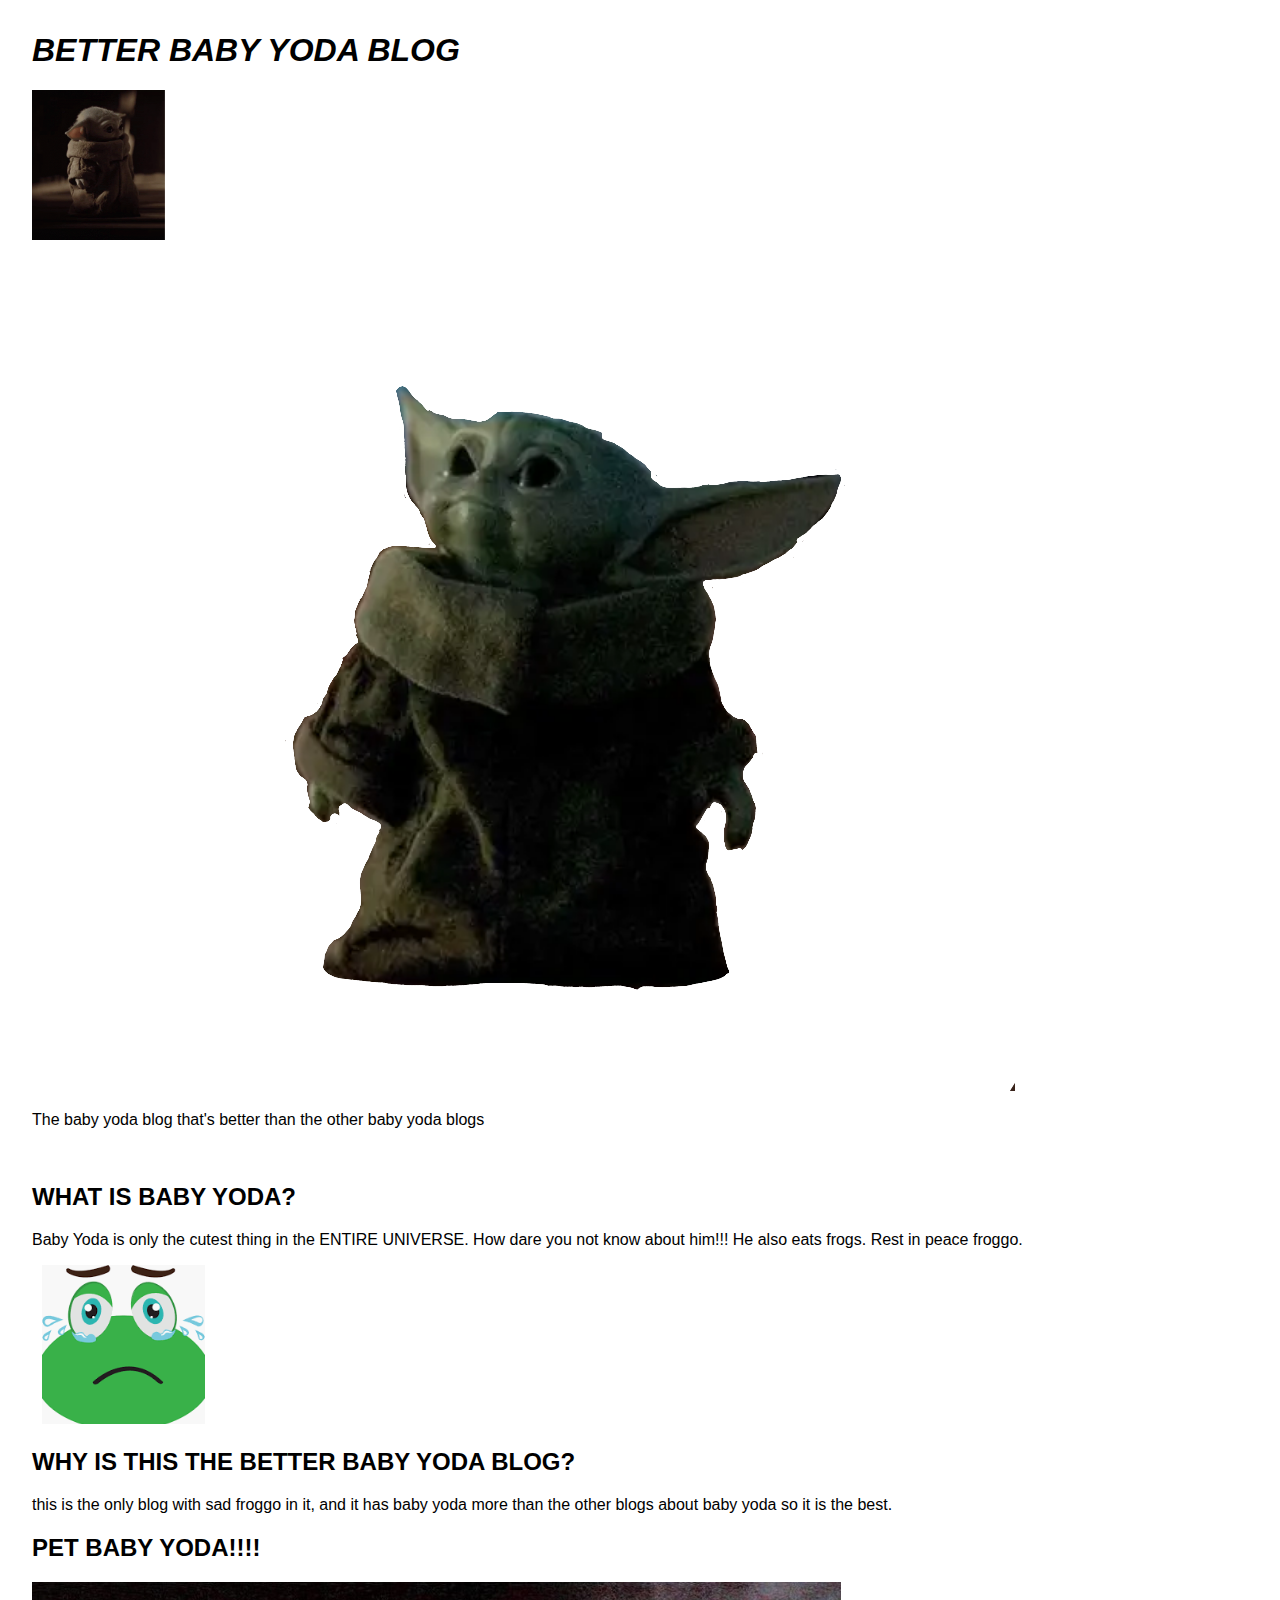
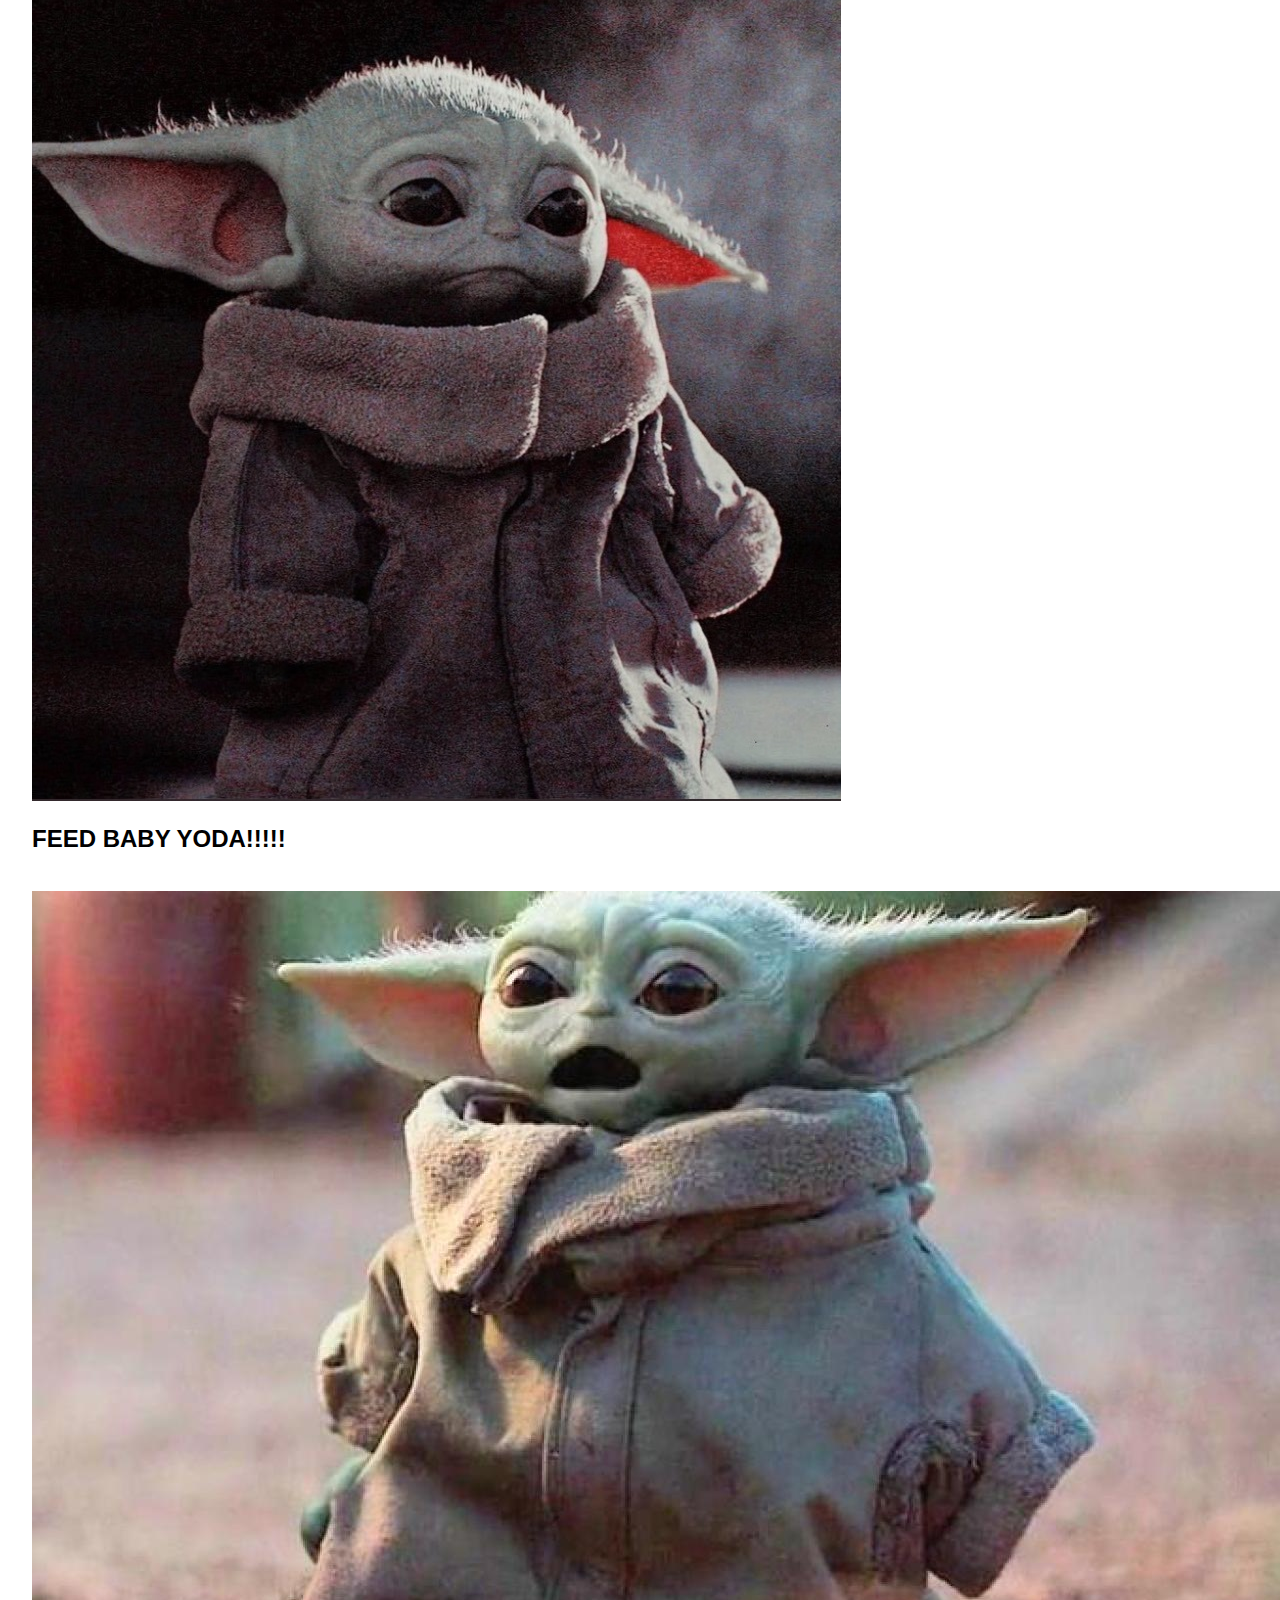
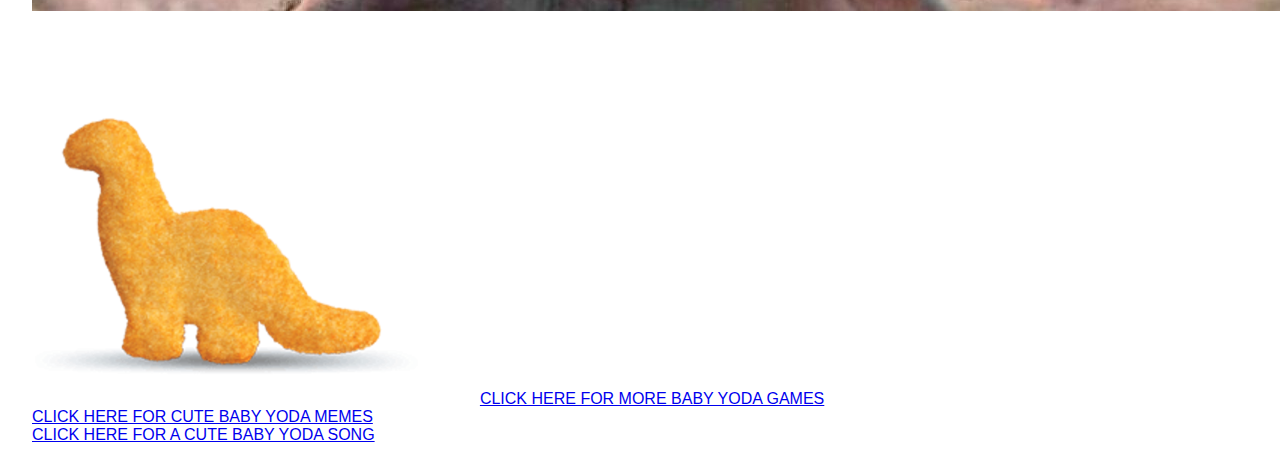
<file: index.html>
<!DOCTYPE html>
<html lang="en">
  <head>
    <title>Better Baby Yoda Blog!</title>
    <meta charset="utf-8">
    <meta http-equiv="X-UA-Compatible" content="IE=edge">
    <meta name="viewport" content="width=device-width, initial-scale=1">
    
    <link rel="stylesheet" href="style.css">
    
    <!-- import the webpage's javascript file -->
    <script src="script.js" defer></script>
  </head>  
  <body>
    <h1>BETTER BABY YODA BLOG</h1>
    <img src="little baby yoda walk.gif" id = "walking">
    <br>
    <img src = "baby yoda.png"> 
    <p>
     The baby yoda blog that's better than the other baby yoda blogs
    </p>
    <br>
    <h2>WHAT IS BABY YODA?</h2>
    <p>
      Baby Yoda is only the cutest thing in the ENTIRE UNIVERSE. How dare you not know about him!!! He also eats frogs. Rest in peace froggo.
    <p>
      <img src= "froggo.png">

      <h2> WHY IS THIS THE BETTER BABY YODA BLOG? </h2>
        <p>
          this is the only blog with sad froggo in it, and it has baby yoda more than the other blogs about baby yoda so it is the best.
        <p>
      <h2> PET BABY YODA!!!! </h2>
      <img src="sad baby yoda.jpg" id = "pet" onclick="happy()">
      <h2>FEED BABY YODA!!!!! </h2>
      <br>
      <img src="baby yoda open.jpg" id = "eat">
      <img src="dino nug.png" id = "dino" draggable = "true" ondragstart="drag(event)">
      <img src= "baby yulk.jpg" id = "yulk" width="50px" ondrop="feed(event)" ondragover="allowDrop(event)">
      </div>
      <a href = "baby yoda games.html">CLICK HERE FOR MORE BABY YODA GAMES</a>
      <br>
    <a href = "Baby Yoda Images.html"> CLICK HERE FOR CUTE BABY YODA MEMES</a>
    <br>
        <a href = "baby yoda song.html"> CLICK HERE FOR A CUTE BABY YODA SONG </a>
  </body>
</html>
</file>
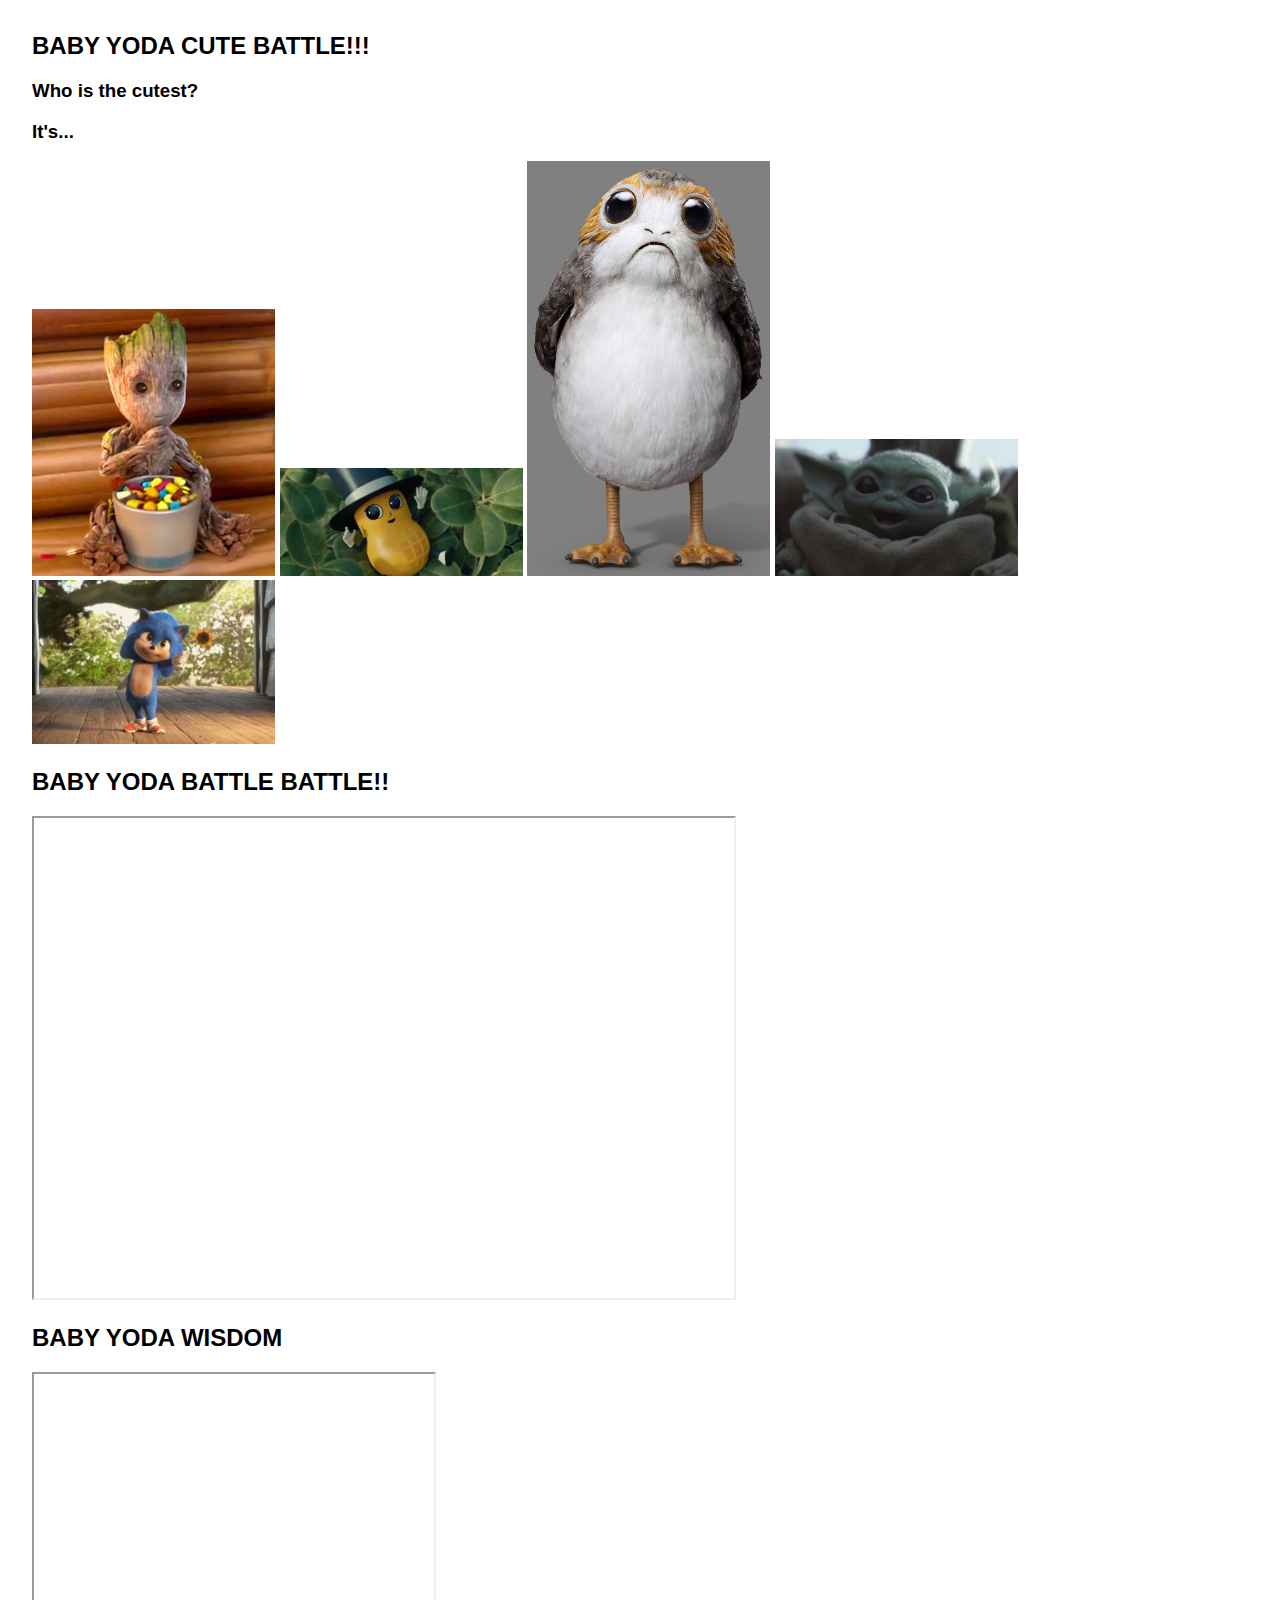
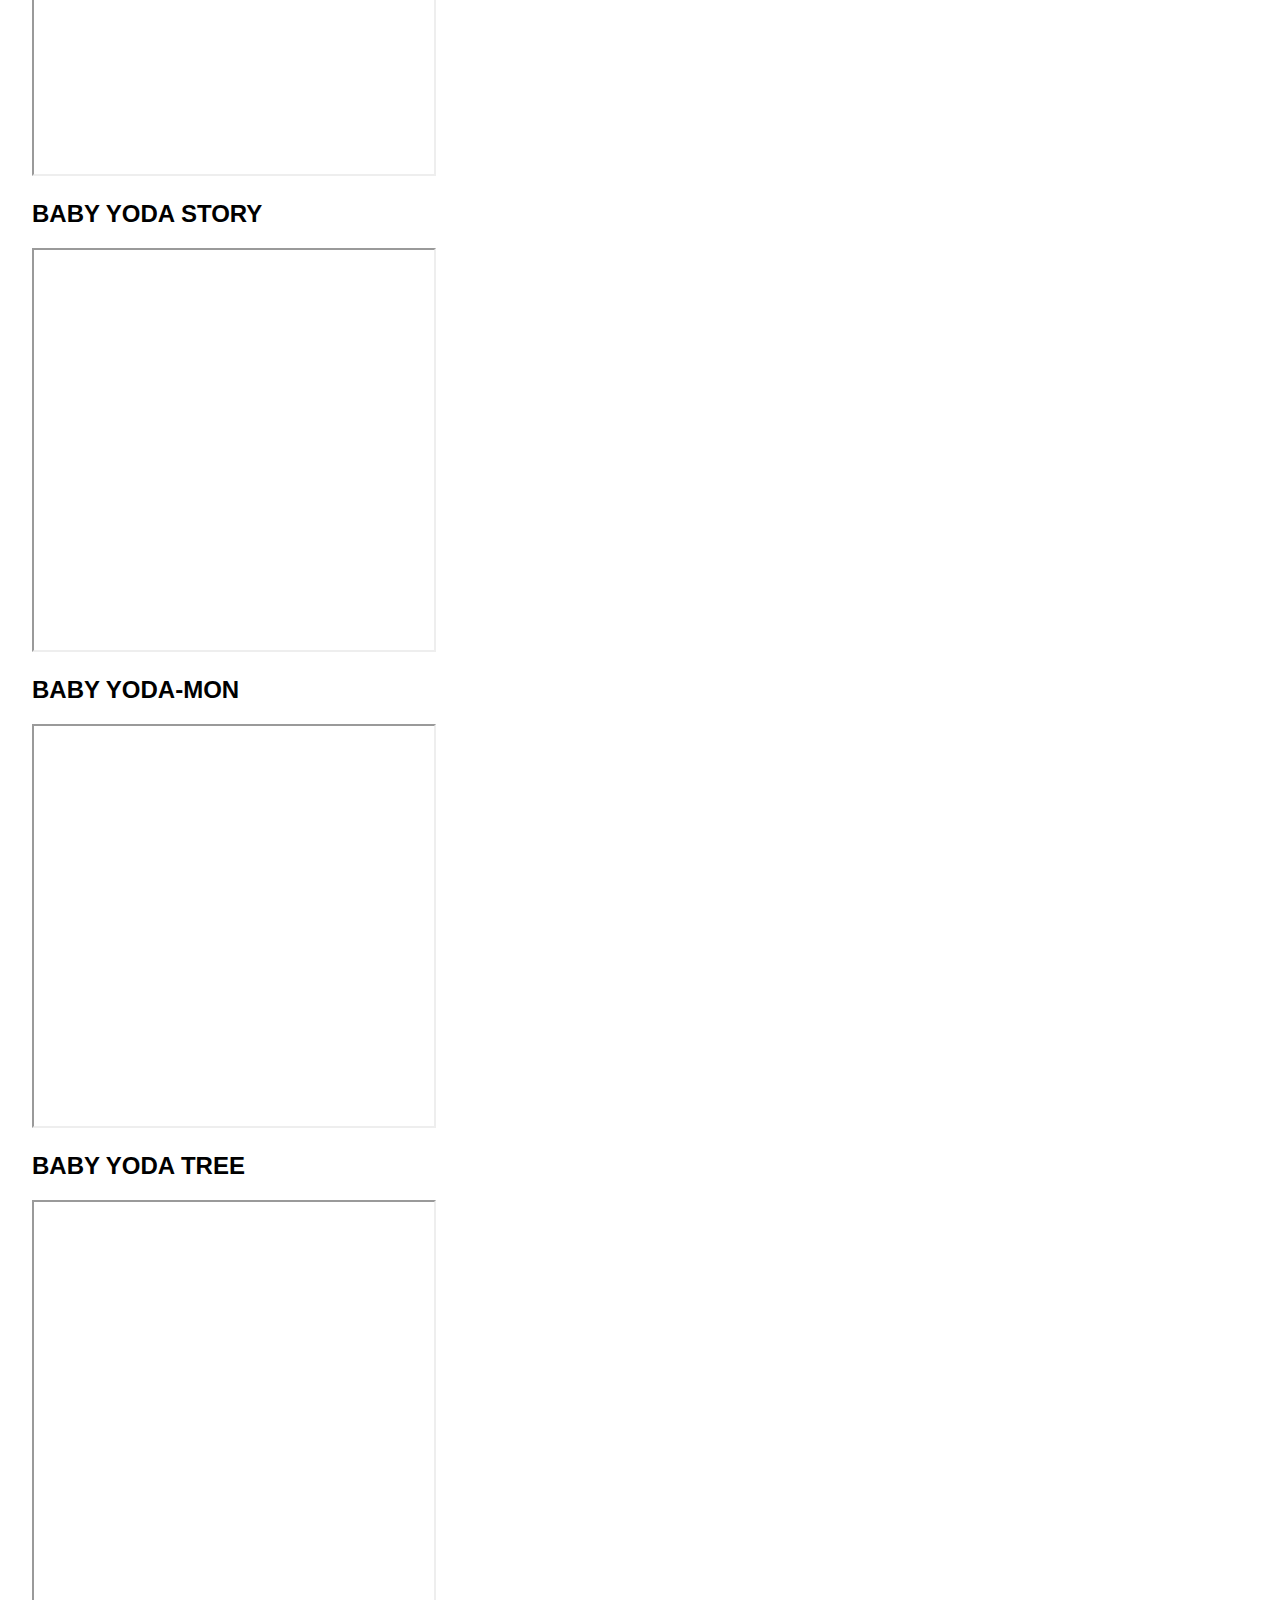
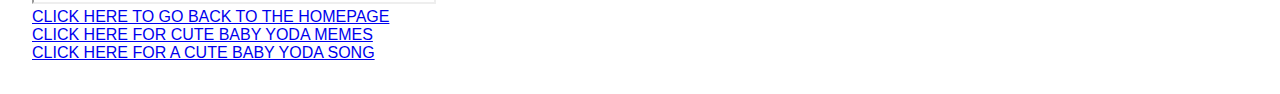
<file: baby yoda games.html>
<!DOCTYPE html>
<html lang="en">
  <head>
    <title>Better Baby Yoda Blog!</title>
    <meta charset="utf-8">
    <meta http-equiv="X-UA-Compatible" content="IE=edge">
    <meta name="viewport" content="width=device-width, initial-scale=1">
    
    <link rel="stylesheet" href="style.css">
    <script src="script.js" defer></script>
  </head>  
  <body>
    <h2>BABY YODA CUTE BATTLE!!!</h2>
      <h3> Who is the cutest?</h3>
      <h3 id="winner">It's...</h3>
      <img src="baby groot.jpg" width = "20%" onclick="contest('BABY GROOT!')">
      <img src="baby nut.jpg" width = "20%" onclick="contest('BABY NUT!')">
      <img src="porg.png" width = "20%" onclick="contest('PORG!')"> 
      <img src="baby yoda smile.jpg" width = "20%" onclick="contest('BABY YODA!')">
      <img src="baby sonic.jpg" width = "20%" onclick="contest('BABY SONIC!')">
        <h2> BABY YODA BATTLE BATTLE!! </h2>
        <iframe src="https://editor.p5js.org/Babyyoda/embed/cbWuBszzX" width = 700 height = 480></iframe>
        <h2> BABY YODA WISDOM </h2>
        <iframe src="https://editor.p5js.org/Babyyoda/embed/XqYwEkx82" width = 400 height = 400></iframe>
        <h2> BABY YODA STORY </h2> 
        <iframe src="https://editor.p5js.org/Babyyoda/embed/ivZnkQVwT" width = 400 height = 400></iframe>
        <br>
        <h2> BABY YODA-MON </h2>
        <iframe src="https://editor.p5js.org/Babyyoda/embed/9A7WEHdUe" width = 400 height = 400></iframe>
        <br>
        <h2>BABY YODA TREE</h2>
        <iframe src="https://editor.p5js.org/Babyyoda/embed/TOI2Kmw3x" width = 400 height = 400></iframe>
        <br>
        <a href = "index.html"> CLICK HERE TO GO BACK TO THE HOMEPAGE </a>
        <br>
        <a href = "Baby Yoda Images.html"> CLICK HERE FOR CUTE BABY YODA MEMES</a>
        <br>
                    <a href = "baby yoda song.html"> CLICK HERE FOR A CUTE BABY YODA SONG </a>
      </body>
      </html>
</file>
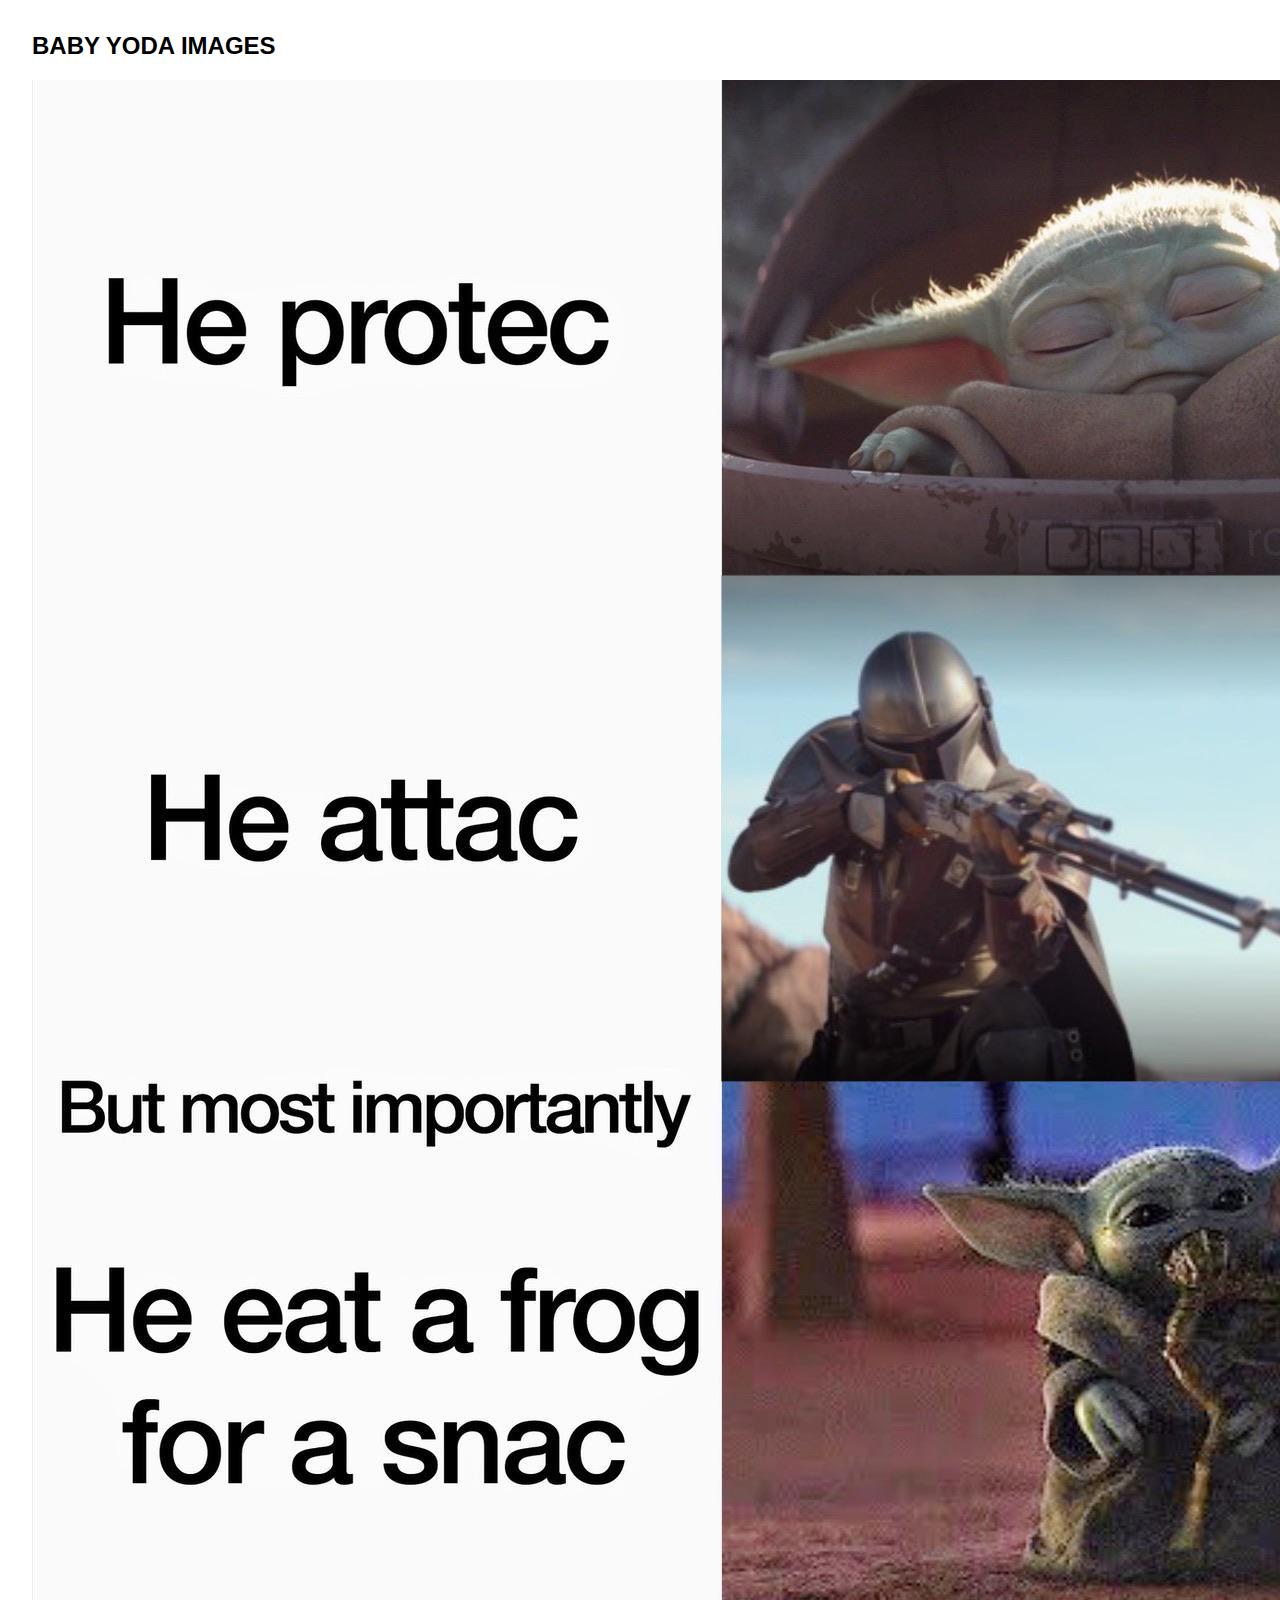
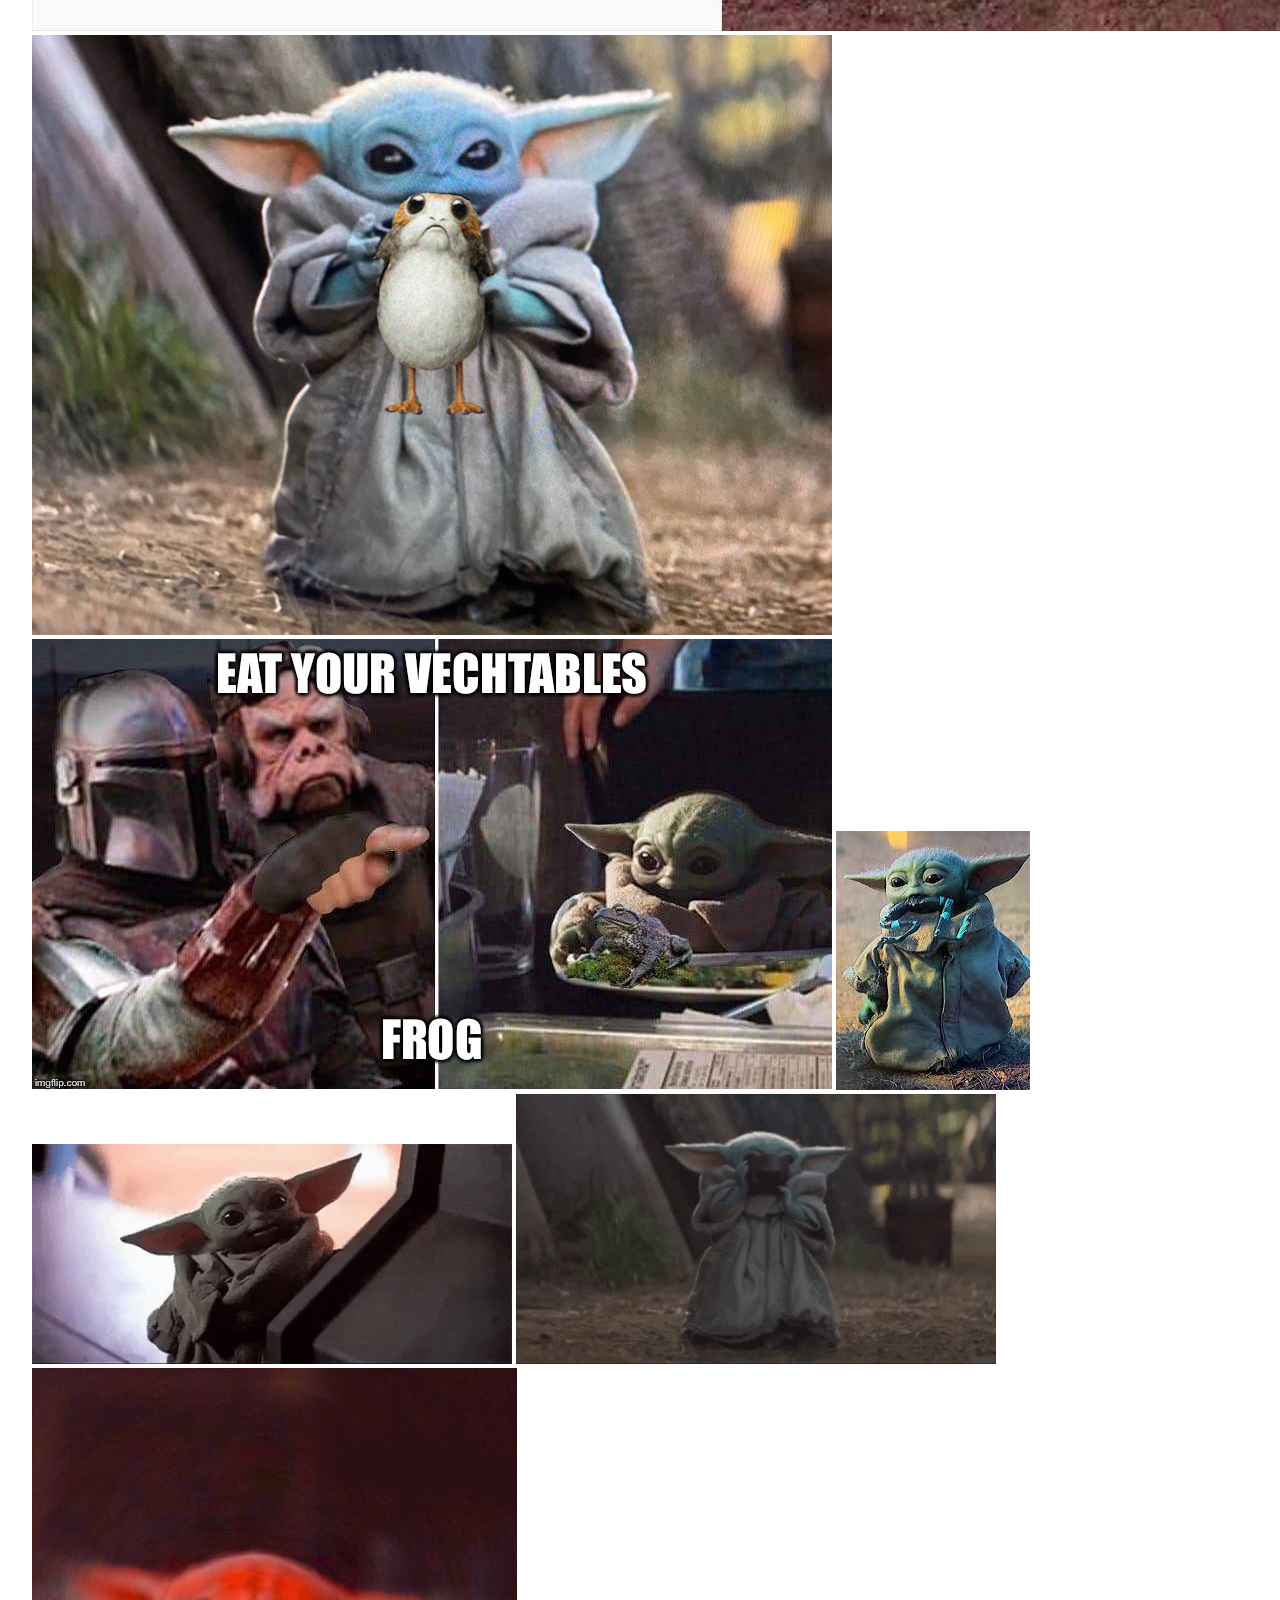
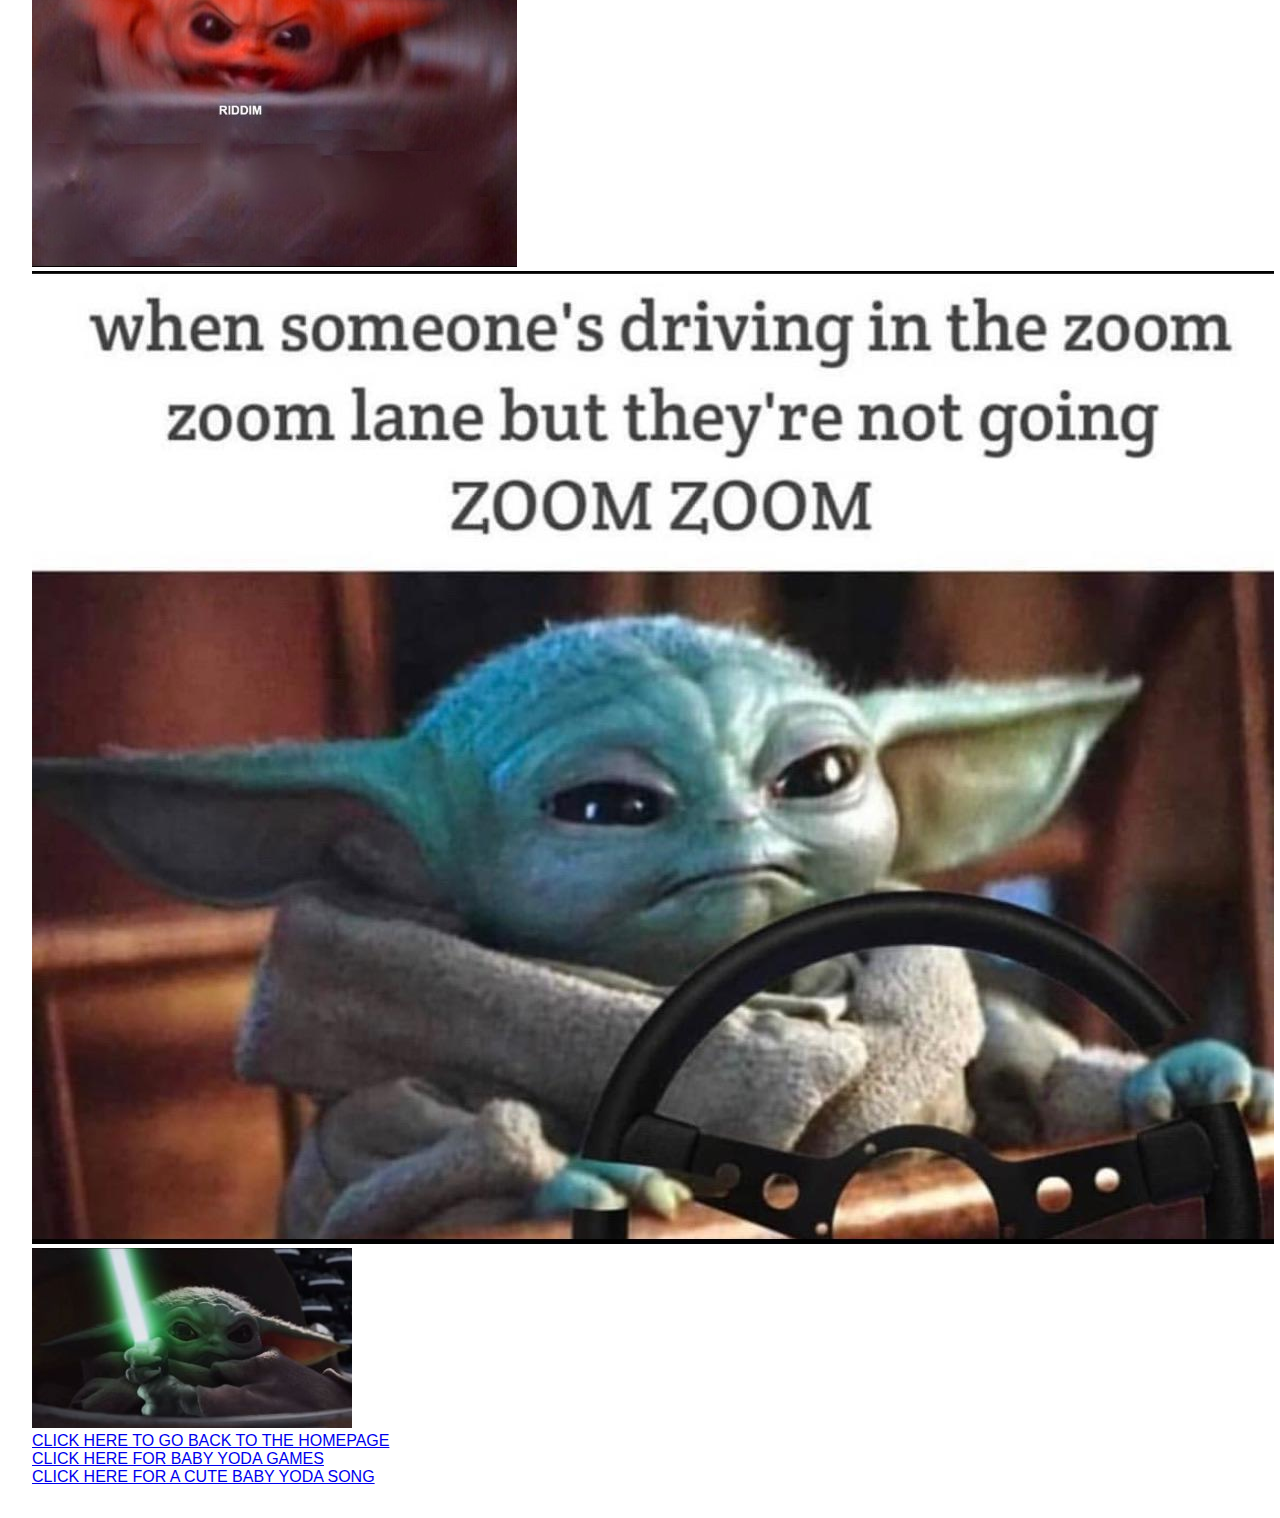
<file: Baby Yoda Images.html>
<!DOCTYPE html>
<html lang="en">
  <head>
    <title>Better Baby Yoda Blog!</title>
    <meta charset="utf-8">
    <meta http-equiv="X-UA-Compatible" content="IE=edge">
    <meta name="viewport" content="width=device-width, initial-scale=1">
    
    <link rel="stylesheet" href="style.css">
    
    <!-- import the webpage's javascript file -->
    <script src="script.js" defer></script>
  </head>  
  <body>
      <h2> BABY YODA IMAGES </h2>
      <img src="he baby yoda.jpg">
      <img src="eat porg.png">
      <img src="eat veggies.jpg">
      <img src="yoda frog.jpeg">
      <img src="baby yoda peek.gif">
      <img src="baby yoda.gif">
      <img src="angery.jpg">
      <img src="zoom zoom.jpg">
      <img src="lightsaber baby.jpg">
    <br>
    <a href = "index.html"> CLICK HERE TO GO BACK TO THE HOMEPAGE </a>
    <br>
        <a href = "baby yoda games.html">CLICK HERE FOR BABY YODA GAMES</a>
        <br>
                <a href = "baby yoda song.html"> CLICK HERE FOR A CUTE BABY YODA SONG </a>
    </body>
</html>
</file>
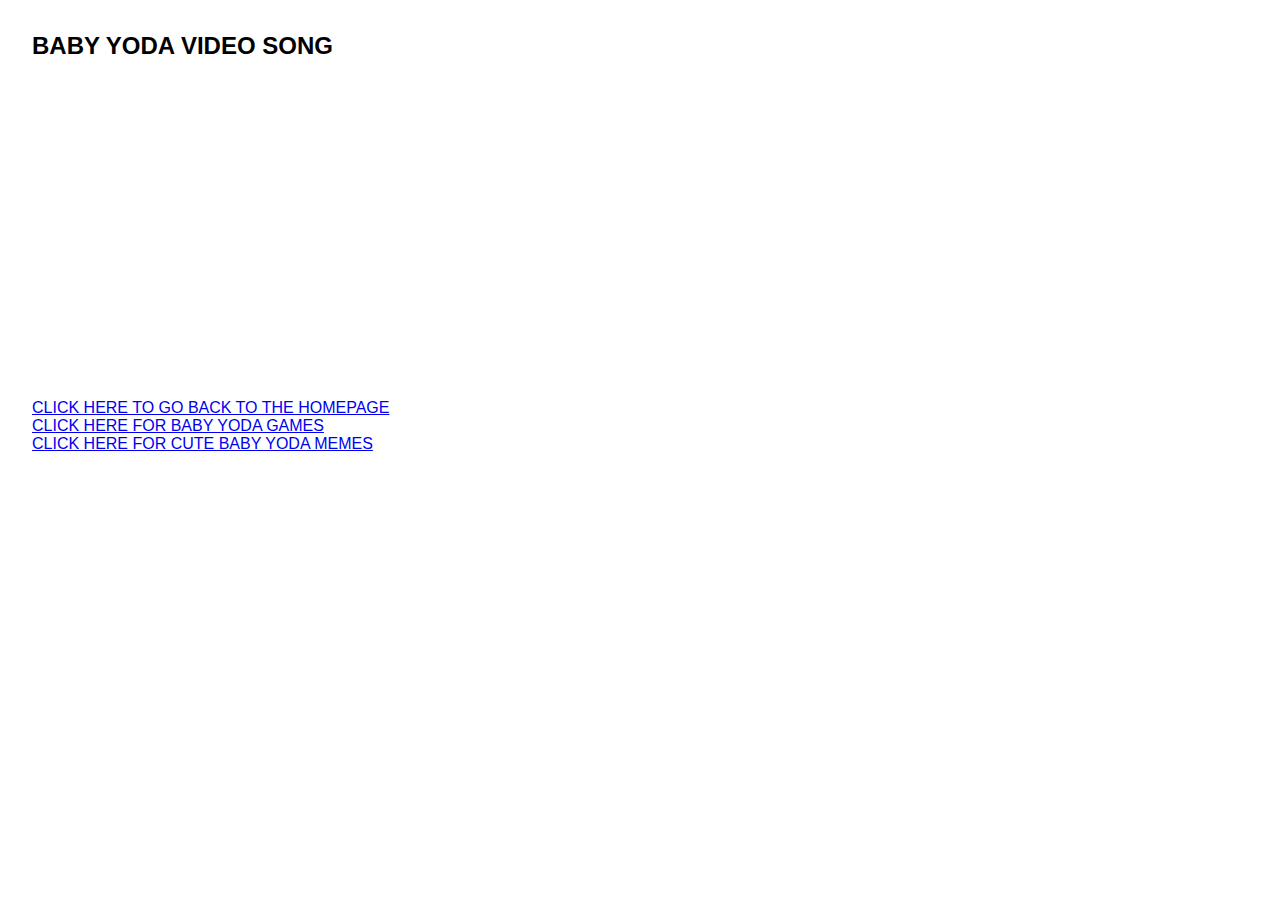
<file: baby yoda song.html>
<!DOCTYPE html>
<html lang="en">
  <head>
    <title>Better Baby Yoda Blog!</title>
    <meta charset="utf-8">
    <meta http-equiv="X-UA-Compatible" content="IE=edge">
    <meta name="viewport" content="width=device-width, initial-scale=1">
    
    <link rel="stylesheet" href="style.css">
    
    <!-- import the webpage's javascript file -->
    <script src="script.js" defer></script>
  </head>  
  <body> 
    <h2> BABY YODA VIDEO SONG </h2>
    <iframe width="560" height="315" src="https://www.youtube.com/embed/HCnTq-qokKM" frameborder="0" allow="accelerometer; autoplay; encrypted-media; gyroscope; picture-in-picture" allowfullscreen></iframe>
    <br>
         <a href = "index.html"> CLICK HERE TO GO BACK TO THE HOMEPAGE </a>
    <br>
        <a href = "baby yoda games.html">CLICK HERE FOR BABY YODA GAMES</a>
      <br>
    <a href = "Baby Yoda Images.html"> CLICK HERE FOR CUTE BABY YODA MEMES</a>
    </body>
</html>
</file>
<file: style.css>
@keyframes yoda {
	0% {
		background-color: #9cff9f;
	}
	50% {
		background-color:#2d6e37;
	}
	100% {
		background-color: #9cff9f;
	}
	
}
@keyframes walk {
	0% {left:0%;}
	100% {left:100%;}
}

body {
  font-family: helvetica, arial, sans-serif;
  margin: 2em;
  animation: yoda 8s infinite;
}

h1 {
  font-style: italic;
  color: ##2bcf31;
}

#walking {
	height: 150px;
	position: fixed;
	animation: walk 7s linear infinite;

}

#yulk {
	position: relative;
	left:-1135px;
	top:-530px;
	opacity:0;
}
</file>
